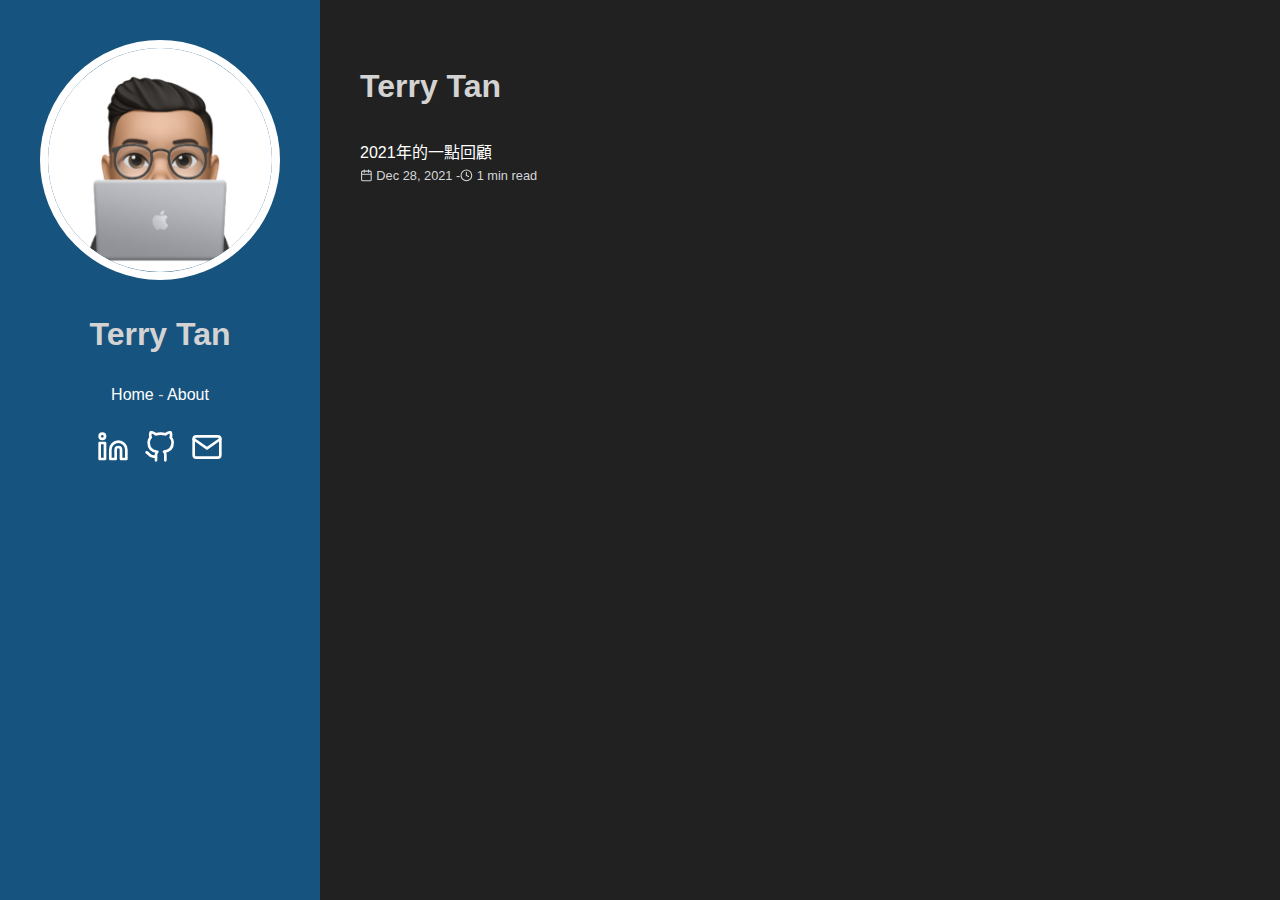
<file: index.html>
<!doctype html><html lang=zh-tw>
<head>
<title>Terry Tan</title>
<link rel="shortcut icon" href=/favicon.ico>
<meta charset=utf-8>
<meta name=generator content="Hugo 0.91.2">
<meta name=viewport content="width=device-width,initial-scale=1">
<meta name=author content="Terry TAN">
<meta name=description content=" ">
<link rel=stylesheet href=https://tanterry.github.io/css/main.min.89565803115dc2bc18e85c705f961a45fde1961778d1e764bce6adf864959dbe.css>
<meta name=twitter:card content="summary">
<meta name=twitter:title content="Terry Tan">
<meta name=twitter:description content=" ">
<meta property="og:title" content="Terry Tan">
<meta property="og:description" content=" ">
<meta property="og:type" content="website">
<meta property="og:url" content="https://tanterry.github.io/">
</head>
<body>
<header class=app-header>
<a href=https://tanterry.github.io><img class=app-header-avatar src=/images/profile-memoji.png alt="Terry TAN"></a>
<h1>Terry Tan</h1>
<nav class=app-header-menu>
<a class=app-header-menu-item href=/>Home</a>
-
<a class=app-header-menu-item href=/about/>About</a>
</nav>
<p> </p>
<div class=app-header-social>
<a href=https://www.linkedin.com/in/tanchingwenterry target=_blank rel="noreferrer noopener"><svg xmlns="http://www.w3.org/2000/svg" width="24" height="24" viewBox="0 0 24 24" fill="none" stroke="currentcolor" stroke-width="2" stroke-linecap="round" stroke-linejoin="round" class="icon icon-linkedin"><title>linkedin</title><path d="M16 8a6 6 0 016 6v7h-4v-7a2 2 0 00-2-2 2 2 0 00-2 2v7h-4v-7a6 6 0 016-6z"/><rect x="2" y="9" width="4" height="12"/><circle cx="4" cy="4" r="2"/></svg>
</a>
<a href=https://github.com/tanterry target=_blank rel="noreferrer noopener"><svg xmlns="http://www.w3.org/2000/svg" width="24" height="24" viewBox="0 0 24 24" fill="none" stroke="currentcolor" stroke-width="2" stroke-linecap="round" stroke-linejoin="round" class="icon icon-github"><title>github</title><path d="M9 19c-5 1.5-5-2.5-7-3m14 6v-3.87a3.37 3.37.0 00-.94-2.61c3.14-.35 6.44-1.54 6.44-7A5.44 5.44.0 0020 4.77 5.07 5.07.0 0019.91 1S18.73.65 16 2.48a13.38 13.38.0 00-7 0C6.27.65 5.09 1 5.09 1A5.07 5.07.0 005 4.77 5.44 5.44.0 003.5 8.55c0 5.42 3.3 6.61 6.44 7A3.37 3.37.0 009 18.13V22"/></svg>
</a>
<a href=mailto:tanterrydev@gmail.com target=_blank rel="noreferrer noopener"><svg xmlns="http://www.w3.org/2000/svg" width="24" height="24" viewBox="0 0 24 24" fill="none" stroke="currentcolor" stroke-width="2" stroke-linecap="round" stroke-linejoin="round" class="icon icon-mail"><title>mail</title><path d="M4 4h16c1.1.0 2 .9 2 2v12c0 1.1-.9 2-2 2H4c-1.1.0-2-.9-2-2V6c0-1.1.9-2 2-2z"/><polyline points="22,6 12,13 2,6"/></svg>
</a>
</div>
</header>
<main class=app-container>
<article>
<h1>Terry Tan</h1>
<ul class=posts-list>
<li class=posts-list-item>
<a class=posts-list-item-title href=https://tanterry.github.io/posts/2021/12/2021-conclusion/>2021年的一點回顧</a>
<span class=posts-list-item-description><svg xmlns="http://www.w3.org/2000/svg" width="24" height="24" viewBox="0 0 24 24" fill="none" stroke="currentcolor" stroke-width="2" stroke-linecap="round" stroke-linejoin="round" class="icon icon-calendar"><title>calendar</title><rect x="3" y="4" width="18" height="18" rx="2" ry="2"/><line x1="16" y1="2" x2="16" y2="6"/><line x1="8" y1="2" x2="8" y2="6"/><line x1="3" y1="10" x2="21" y2="10"/></svg>
Dec 28, 2021
-<svg xmlns="http://www.w3.org/2000/svg" width="24" height="24" viewBox="0 0 24 24" fill="none" stroke="currentcolor" stroke-width="2" stroke-linecap="round" stroke-linejoin="round" class="icon icon-clock"><title>clock</title><circle cx="12" cy="12" r="10"/><polyline points="12 6 12 12 16 14"/></svg>
1 min read
</span>
</li>
</ul>
</article>
</main>
</body>
</html>
</file>
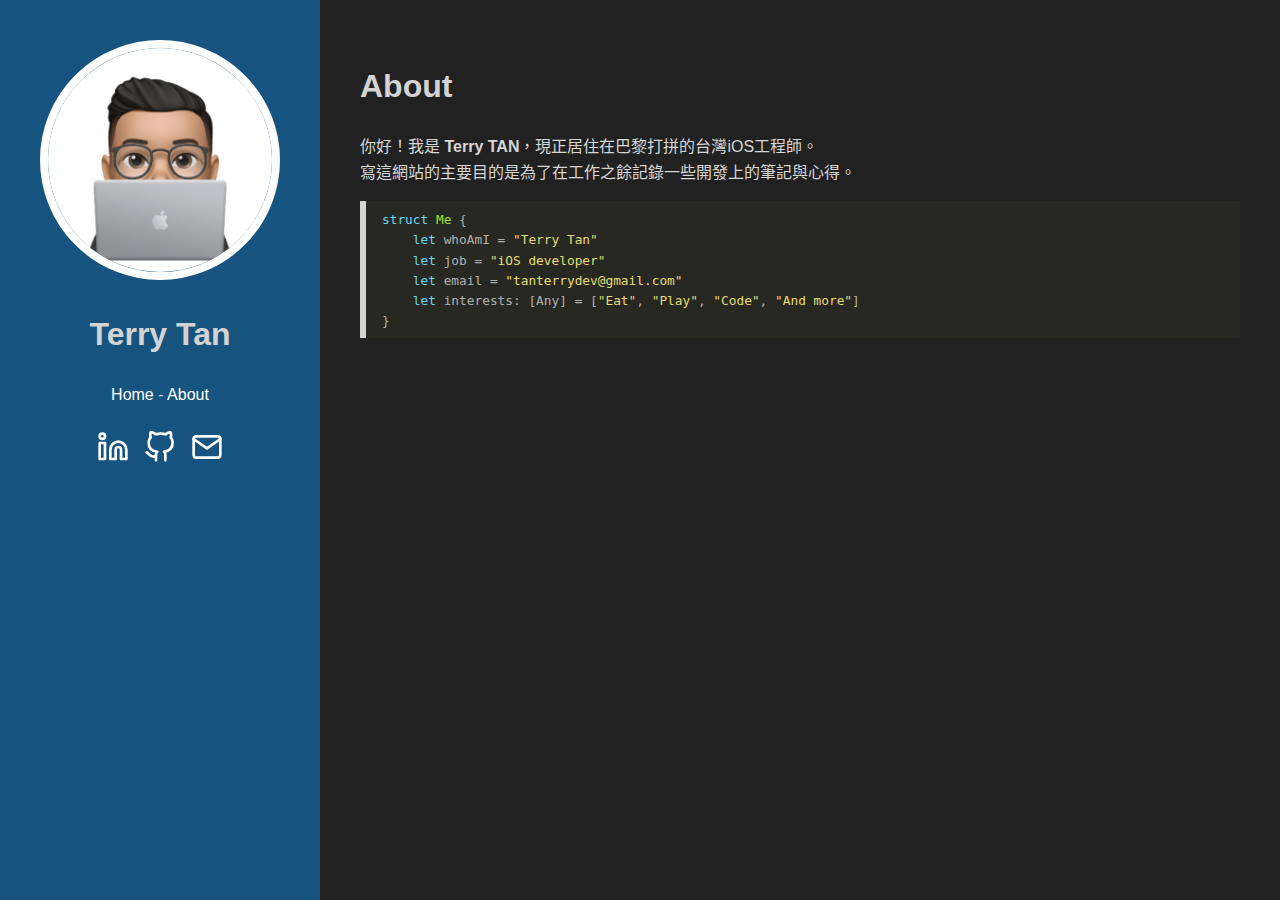
<file: about/index.html>
<!doctype html><html lang=zh-tw>
<head>
<title>About // Terry Tan</title>
<link rel="shortcut icon" href=/favicon.ico>
<meta charset=utf-8>
<meta name=generator content="Hugo 0.91.2">
<meta name=viewport content="width=device-width,initial-scale=1">
<meta name=author content="Terry TAN">
<meta name=description content>
<link rel=stylesheet href=https://tanterry.github.io/css/main.min.89565803115dc2bc18e85c705f961a45fde1961778d1e764bce6adf864959dbe.css>
<meta name=twitter:card content="summary">
<meta name=twitter:title content="About">
<meta name=twitter:description content="你好！我是 Terry TAN，現正居住在巴黎打拼的台灣iOS工程師。
寫這網站的主要目的是為了在工作之餘記錄一些開發上的筆記與心得。
struct Me { let whoAmI = &#34;Terry Tan&#34; let job = &#34;iOS developer&#34; let email = &#34;tanterrydev@gmail.">
<meta property="og:title" content="About">
<meta property="og:description" content="你好！我是 Terry TAN，現正居住在巴黎打拼的台灣iOS工程師。
寫這網站的主要目的是為了在工作之餘記錄一些開發上的筆記與心得。
struct Me { let whoAmI = &#34;Terry Tan&#34; let job = &#34;iOS developer&#34; let email = &#34;tanterrydev@gmail.">
<meta property="og:type" content="article">
<meta property="og:url" content="https://tanterry.github.io/about/"><meta property="article:section" content>
<meta property="article:published_time" content="2021-06-17T23:37:35+02:00">
<meta property="article:modified_time" content="2021-06-17T23:37:35+02:00">
</head>
<body>
<header class=app-header>
<a href=https://tanterry.github.io><img class=app-header-avatar src=/images/profile-memoji.png alt="Terry TAN"></a>
<h1>Terry Tan</h1>
<nav class=app-header-menu>
<a class=app-header-menu-item href=/>Home</a>
-
<a class=app-header-menu-item href=/about/>About</a>
</nav>
<p> </p>
<div class=app-header-social>
<a href=https://www.linkedin.com/in/tanchingwenterry target=_blank rel="noreferrer noopener"><svg xmlns="http://www.w3.org/2000/svg" width="24" height="24" viewBox="0 0 24 24" fill="none" stroke="currentcolor" stroke-width="2" stroke-linecap="round" stroke-linejoin="round" class="icon icon-linkedin"><title>linkedin</title><path d="M16 8a6 6 0 016 6v7h-4v-7a2 2 0 00-2-2 2 2 0 00-2 2v7h-4v-7a6 6 0 016-6z"/><rect x="2" y="9" width="4" height="12"/><circle cx="4" cy="4" r="2"/></svg>
</a>
<a href=https://github.com/tanterry target=_blank rel="noreferrer noopener"><svg xmlns="http://www.w3.org/2000/svg" width="24" height="24" viewBox="0 0 24 24" fill="none" stroke="currentcolor" stroke-width="2" stroke-linecap="round" stroke-linejoin="round" class="icon icon-github"><title>github</title><path d="M9 19c-5 1.5-5-2.5-7-3m14 6v-3.87a3.37 3.37.0 00-.94-2.61c3.14-.35 6.44-1.54 6.44-7A5.44 5.44.0 0020 4.77 5.07 5.07.0 0019.91 1S18.73.65 16 2.48a13.38 13.38.0 00-7 0C6.27.65 5.09 1 5.09 1A5.07 5.07.0 005 4.77 5.44 5.44.0 003.5 8.55c0 5.42 3.3 6.61 6.44 7A3.37 3.37.0 009 18.13V22"/></svg>
</a>
<a href=mailto:tanterrydev@gmail.com target=_blank rel="noreferrer noopener"><svg xmlns="http://www.w3.org/2000/svg" width="24" height="24" viewBox="0 0 24 24" fill="none" stroke="currentcolor" stroke-width="2" stroke-linecap="round" stroke-linejoin="round" class="icon icon-mail"><title>mail</title><path d="M4 4h16c1.1.0 2 .9 2 2v12c0 1.1-.9 2-2 2H4c-1.1.0-2-.9-2-2V6c0-1.1.9-2 2-2z"/><polyline points="22,6 12,13 2,6"/></svg>
</a>
</div>
</header>
<main class=app-container>
<article class=post>
<header class=post-header>
<h1 class=post-title>About</h1>
</header>
<div class=post-content>
<p>你好！我是 <strong>Terry TAN</strong>，現正居住在巴黎打拼的台灣iOS工程師。<br>
寫這網站的主要目的是為了在工作之餘記錄一些開發上的筆記與心得。</p>
<div class=highlight><pre tabindex=0 style=color:#f8f8f2;background-color:#272822;-moz-tab-size:4;-o-tab-size:4;tab-size:4><code class=language-swift data-lang=swift><span style=color:#66d9ef>struct</span> <span style=color:#a6e22e>Me</span> {
    <span style=color:#66d9ef>let</span> whoAmI = <span style=color:#e6db74>&#34;Terry Tan&#34;</span>
    <span style=color:#66d9ef>let</span> job = <span style=color:#e6db74>&#34;iOS developer&#34;</span>
    <span style=color:#66d9ef>let</span> email = <span style=color:#e6db74>&#34;tanterrydev@gmail.com&#34;</span>
    <span style=color:#66d9ef>let</span> interests: [Any] = [<span style=color:#e6db74>&#34;Eat&#34;</span>, <span style=color:#e6db74>&#34;Play&#34;</span>, <span style=color:#e6db74>&#34;Code&#34;</span>, <span style=color:#e6db74>&#34;And more&#34;</span>]
}
</code></pre></div>
</div>
<div class=post-footer>
</div>
</article>
</main>
</body>
</html>
</file>
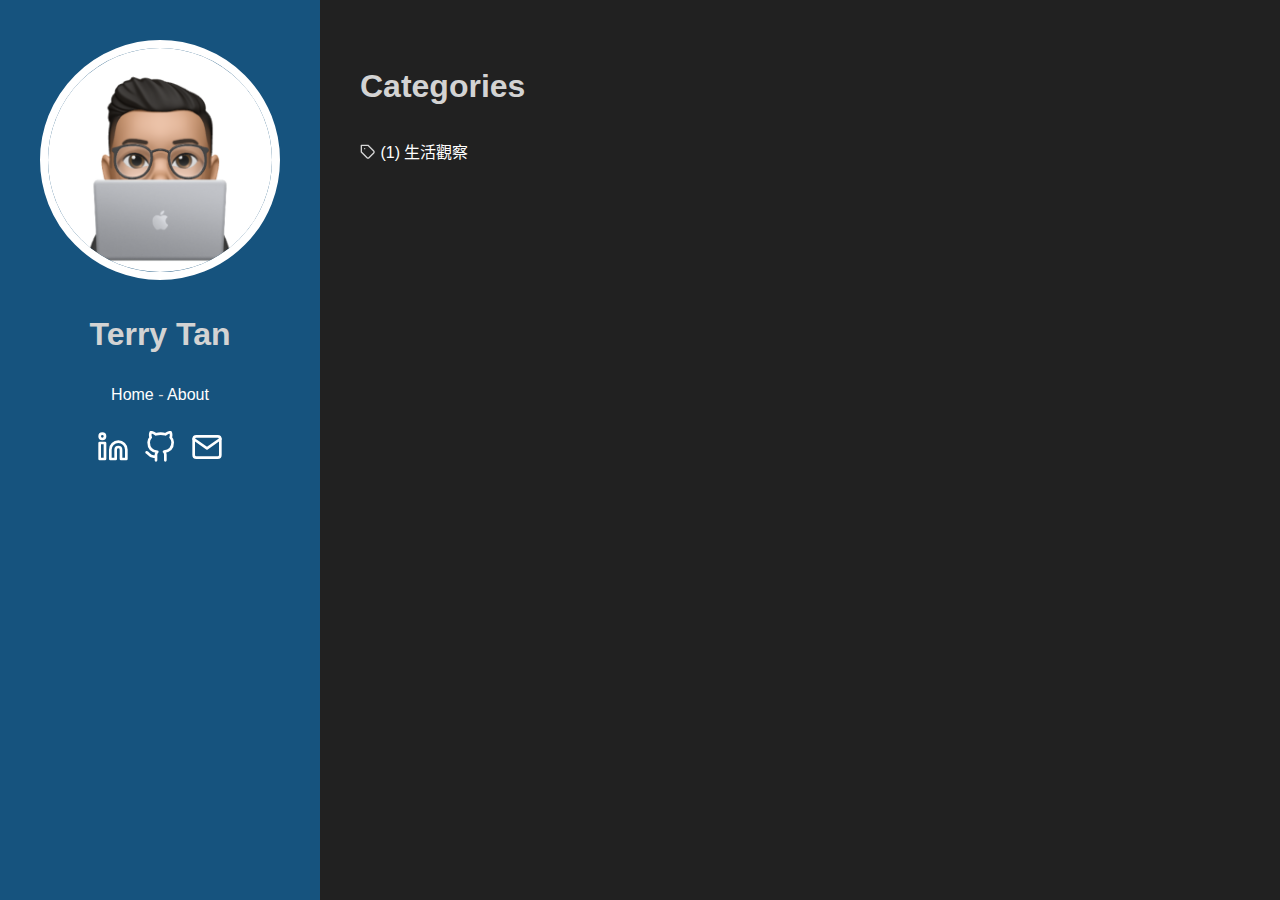
<file: categories/index.html>
<!doctype html><html lang=zh-tw>
<head>
<title>Categories // Terry Tan</title>
<link rel="shortcut icon" href=/favicon.ico>
<meta charset=utf-8>
<meta name=generator content="Hugo 0.91.2">
<meta name=viewport content="width=device-width,initial-scale=1">
<meta name=author content="Terry TAN">
<meta name=description content>
<link rel=stylesheet href=https://tanterry.github.io/css/main.min.89565803115dc2bc18e85c705f961a45fde1961778d1e764bce6adf864959dbe.css>
<meta name=twitter:card content="summary">
<meta name=twitter:title content="Categories">
<meta name=twitter:description content=" ">
<meta property="og:title" content="Categories">
<meta property="og:description" content=" ">
<meta property="og:type" content="website">
<meta property="og:url" content="https://tanterry.github.io/categories/">
</head>
<body>
<header class=app-header>
<a href=https://tanterry.github.io><img class=app-header-avatar src=/images/profile-memoji.png alt="Terry TAN"></a>
<h1>Terry Tan</h1>
<nav class=app-header-menu>
<a class=app-header-menu-item href=/>Home</a>
-
<a class=app-header-menu-item href=/about/>About</a>
</nav>
<p> </p>
<div class=app-header-social>
<a href=https://www.linkedin.com/in/tanchingwenterry target=_blank rel="noreferrer noopener"><svg xmlns="http://www.w3.org/2000/svg" width="24" height="24" viewBox="0 0 24 24" fill="none" stroke="currentcolor" stroke-width="2" stroke-linecap="round" stroke-linejoin="round" class="icon icon-linkedin"><title>linkedin</title><path d="M16 8a6 6 0 016 6v7h-4v-7a2 2 0 00-2-2 2 2 0 00-2 2v7h-4v-7a6 6 0 016-6z"/><rect x="2" y="9" width="4" height="12"/><circle cx="4" cy="4" r="2"/></svg>
</a>
<a href=https://github.com/tanterry target=_blank rel="noreferrer noopener"><svg xmlns="http://www.w3.org/2000/svg" width="24" height="24" viewBox="0 0 24 24" fill="none" stroke="currentcolor" stroke-width="2" stroke-linecap="round" stroke-linejoin="round" class="icon icon-github"><title>github</title><path d="M9 19c-5 1.5-5-2.5-7-3m14 6v-3.87a3.37 3.37.0 00-.94-2.61c3.14-.35 6.44-1.54 6.44-7A5.44 5.44.0 0020 4.77 5.07 5.07.0 0019.91 1S18.73.65 16 2.48a13.38 13.38.0 00-7 0C6.27.65 5.09 1 5.09 1A5.07 5.07.0 005 4.77 5.44 5.44.0 003.5 8.55c0 5.42 3.3 6.61 6.44 7A3.37 3.37.0 009 18.13V22"/></svg>
</a>
<a href=mailto:tanterrydev@gmail.com target=_blank rel="noreferrer noopener"><svg xmlns="http://www.w3.org/2000/svg" width="24" height="24" viewBox="0 0 24 24" fill="none" stroke="currentcolor" stroke-width="2" stroke-linecap="round" stroke-linejoin="round" class="icon icon-mail"><title>mail</title><path d="M4 4h16c1.1.0 2 .9 2 2v12c0 1.1-.9 2-2 2H4c-1.1.0-2-.9-2-2V6c0-1.1.9-2 2-2z"/><polyline points="22,6 12,13 2,6"/></svg>
</a>
</div>
</header>
<main class=app-container>
<article>
<h1>Categories</h1>
<ul class=tags-list>
<li class=tags-list-item><svg xmlns="http://www.w3.org/2000/svg" width="24" height="24" viewBox="0 0 24 24" fill="none" stroke="currentcolor" stroke-width="2" stroke-linecap="round" stroke-linejoin="round" class="icon icon-tag"><title>tag</title><path d="M20.59 13.41l-7.17 7.17a2 2 0 01-2.83.0L2 12V2h10l8.59 8.59a2 2 0 010 2.82z"/><line x1="7" y1="7" x2="7.01" y2="7"/></svg>
<a class=tags-list-item-title href=https://tanterry.github.io/categories/%E7%94%9F%E6%B4%BB%E8%A7%80%E5%AF%9F/>
(1)
生活觀察
</a>
</li>
</ul>
</article>
</main>
</body>
</html>
</file>
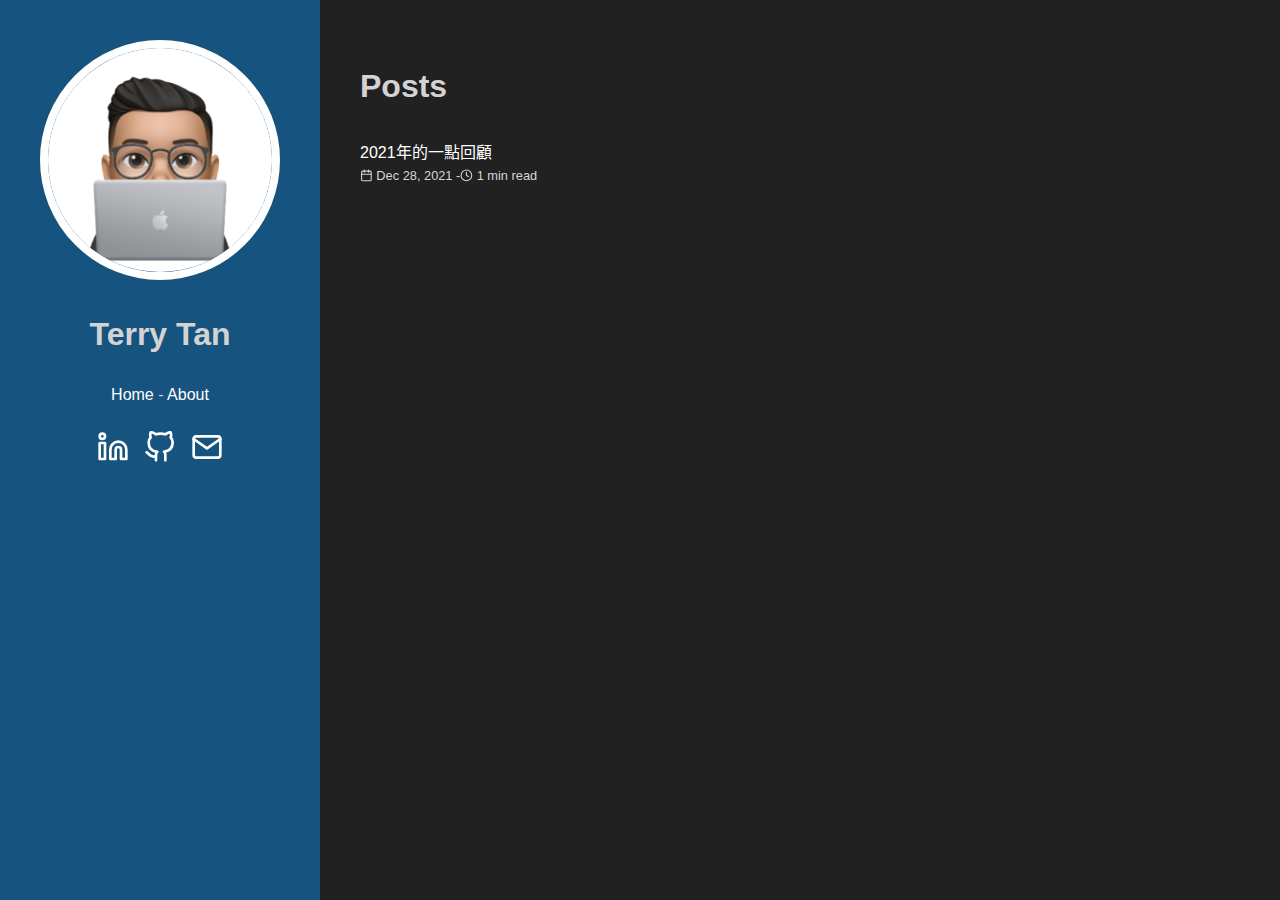
<file: posts/index.html>
<!doctype html><html lang=zh-tw>
<head>
<title>Posts // Terry Tan</title>
<link rel="shortcut icon" href=/favicon.ico>
<meta charset=utf-8>
<meta name=generator content="Hugo 0.91.2">
<meta name=viewport content="width=device-width,initial-scale=1">
<meta name=author content="Terry TAN">
<meta name=description content>
<link rel=stylesheet href=https://tanterry.github.io/css/main.min.89565803115dc2bc18e85c705f961a45fde1961778d1e764bce6adf864959dbe.css>
<meta name=twitter:card content="summary">
<meta name=twitter:title content="Posts">
<meta name=twitter:description content=" ">
<meta property="og:title" content="Posts">
<meta property="og:description" content=" ">
<meta property="og:type" content="website">
<meta property="og:url" content="https://tanterry.github.io/posts/">
</head>
<body>
<header class=app-header>
<a href=https://tanterry.github.io><img class=app-header-avatar src=/images/profile-memoji.png alt="Terry TAN"></a>
<h1>Terry Tan</h1>
<nav class=app-header-menu>
<a class=app-header-menu-item href=/>Home</a>
-
<a class=app-header-menu-item href=/about/>About</a>
</nav>
<p> </p>
<div class=app-header-social>
<a href=https://www.linkedin.com/in/tanchingwenterry target=_blank rel="noreferrer noopener"><svg xmlns="http://www.w3.org/2000/svg" width="24" height="24" viewBox="0 0 24 24" fill="none" stroke="currentcolor" stroke-width="2" stroke-linecap="round" stroke-linejoin="round" class="icon icon-linkedin"><title>linkedin</title><path d="M16 8a6 6 0 016 6v7h-4v-7a2 2 0 00-2-2 2 2 0 00-2 2v7h-4v-7a6 6 0 016-6z"/><rect x="2" y="9" width="4" height="12"/><circle cx="4" cy="4" r="2"/></svg>
</a>
<a href=https://github.com/tanterry target=_blank rel="noreferrer noopener"><svg xmlns="http://www.w3.org/2000/svg" width="24" height="24" viewBox="0 0 24 24" fill="none" stroke="currentcolor" stroke-width="2" stroke-linecap="round" stroke-linejoin="round" class="icon icon-github"><title>github</title><path d="M9 19c-5 1.5-5-2.5-7-3m14 6v-3.87a3.37 3.37.0 00-.94-2.61c3.14-.35 6.44-1.54 6.44-7A5.44 5.44.0 0020 4.77 5.07 5.07.0 0019.91 1S18.73.65 16 2.48a13.38 13.38.0 00-7 0C6.27.65 5.09 1 5.09 1A5.07 5.07.0 005 4.77 5.44 5.44.0 003.5 8.55c0 5.42 3.3 6.61 6.44 7A3.37 3.37.0 009 18.13V22"/></svg>
</a>
<a href=mailto:tanterrydev@gmail.com target=_blank rel="noreferrer noopener"><svg xmlns="http://www.w3.org/2000/svg" width="24" height="24" viewBox="0 0 24 24" fill="none" stroke="currentcolor" stroke-width="2" stroke-linecap="round" stroke-linejoin="round" class="icon icon-mail"><title>mail</title><path d="M4 4h16c1.1.0 2 .9 2 2v12c0 1.1-.9 2-2 2H4c-1.1.0-2-.9-2-2V6c0-1.1.9-2 2-2z"/><polyline points="22,6 12,13 2,6"/></svg>
</a>
</div>
</header>
<main class=app-container>
<article>
<h1>Posts</h1>
<ul class=posts-list>
<li class=posts-list-item>
<a class=posts-list-item-title href=https://tanterry.github.io/posts/2021/12/2021-conclusion/>2021年的一點回顧</a>
<span class=posts-list-item-description><svg xmlns="http://www.w3.org/2000/svg" width="24" height="24" viewBox="0 0 24 24" fill="none" stroke="currentcolor" stroke-width="2" stroke-linecap="round" stroke-linejoin="round" class="icon icon-calendar"><title>calendar</title><rect x="3" y="4" width="18" height="18" rx="2" ry="2"/><line x1="16" y1="2" x2="16" y2="6"/><line x1="8" y1="2" x2="8" y2="6"/><line x1="3" y1="10" x2="21" y2="10"/></svg>
Dec 28, 2021
-<svg xmlns="http://www.w3.org/2000/svg" width="24" height="24" viewBox="0 0 24 24" fill="none" stroke="currentcolor" stroke-width="2" stroke-linecap="round" stroke-linejoin="round" class="icon icon-clock"><title>clock</title><circle cx="12" cy="12" r="10"/><polyline points="12 6 12 12 16 14"/></svg>
1 min read
</span>
</li>
</ul>
</article>
</main>
</body>
</html>
</file>
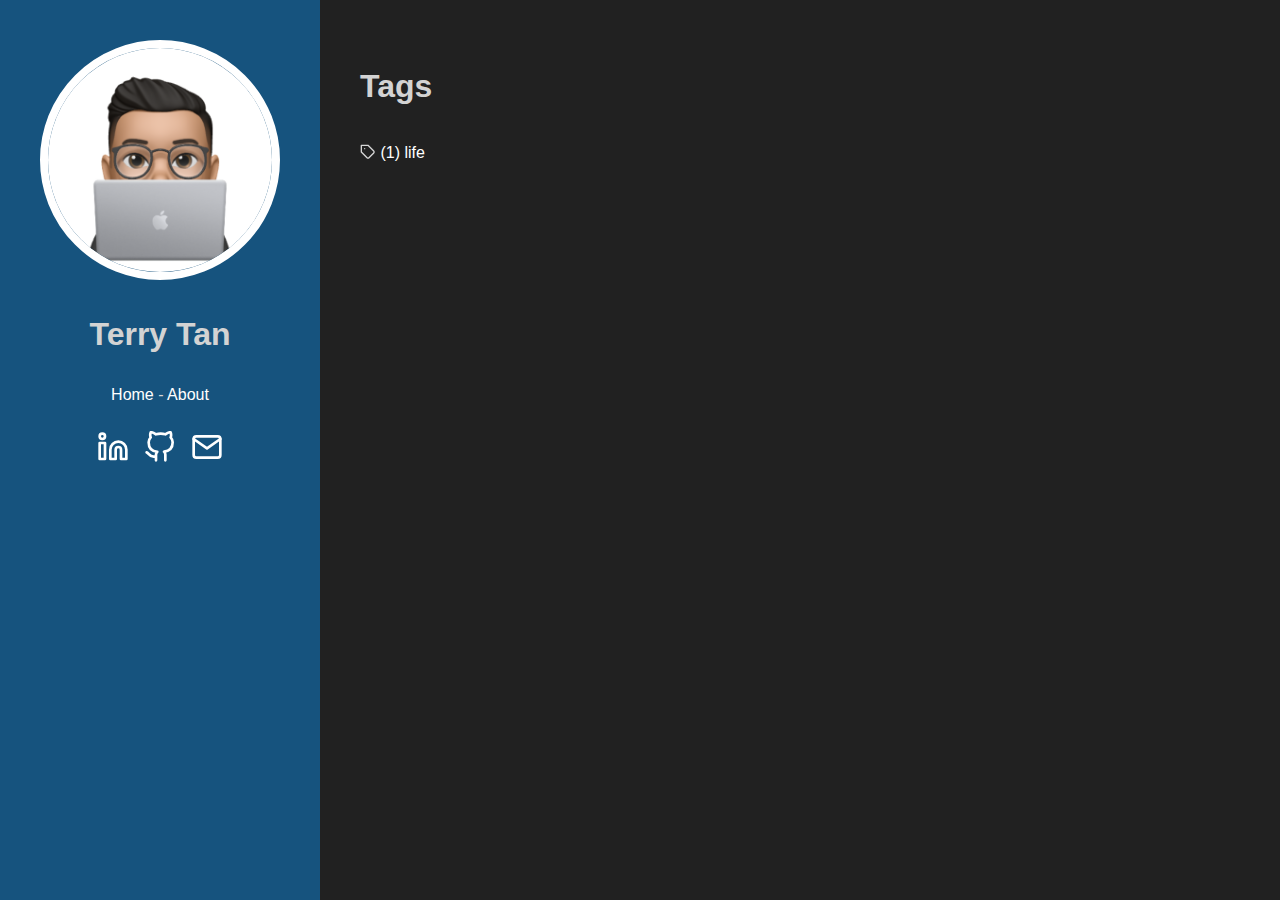
<file: tags/index.html>
<!doctype html><html lang=zh-tw>
<head>
<title>Tags // Terry Tan</title>
<link rel="shortcut icon" href=/favicon.ico>
<meta charset=utf-8>
<meta name=generator content="Hugo 0.91.2">
<meta name=viewport content="width=device-width,initial-scale=1">
<meta name=author content="Terry TAN">
<meta name=description content>
<link rel=stylesheet href=https://tanterry.github.io/css/main.min.89565803115dc2bc18e85c705f961a45fde1961778d1e764bce6adf864959dbe.css>
<meta name=twitter:card content="summary">
<meta name=twitter:title content="Tags">
<meta name=twitter:description content=" ">
<meta property="og:title" content="Tags">
<meta property="og:description" content=" ">
<meta property="og:type" content="website">
<meta property="og:url" content="https://tanterry.github.io/tags/">
</head>
<body>
<header class=app-header>
<a href=https://tanterry.github.io><img class=app-header-avatar src=/images/profile-memoji.png alt="Terry TAN"></a>
<h1>Terry Tan</h1>
<nav class=app-header-menu>
<a class=app-header-menu-item href=/>Home</a>
-
<a class=app-header-menu-item href=/about/>About</a>
</nav>
<p> </p>
<div class=app-header-social>
<a href=https://www.linkedin.com/in/tanchingwenterry target=_blank rel="noreferrer noopener"><svg xmlns="http://www.w3.org/2000/svg" width="24" height="24" viewBox="0 0 24 24" fill="none" stroke="currentcolor" stroke-width="2" stroke-linecap="round" stroke-linejoin="round" class="icon icon-linkedin"><title>linkedin</title><path d="M16 8a6 6 0 016 6v7h-4v-7a2 2 0 00-2-2 2 2 0 00-2 2v7h-4v-7a6 6 0 016-6z"/><rect x="2" y="9" width="4" height="12"/><circle cx="4" cy="4" r="2"/></svg>
</a>
<a href=https://github.com/tanterry target=_blank rel="noreferrer noopener"><svg xmlns="http://www.w3.org/2000/svg" width="24" height="24" viewBox="0 0 24 24" fill="none" stroke="currentcolor" stroke-width="2" stroke-linecap="round" stroke-linejoin="round" class="icon icon-github"><title>github</title><path d="M9 19c-5 1.5-5-2.5-7-3m14 6v-3.87a3.37 3.37.0 00-.94-2.61c3.14-.35 6.44-1.54 6.44-7A5.44 5.44.0 0020 4.77 5.07 5.07.0 0019.91 1S18.73.65 16 2.48a13.38 13.38.0 00-7 0C6.27.65 5.09 1 5.09 1A5.07 5.07.0 005 4.77 5.44 5.44.0 003.5 8.55c0 5.42 3.3 6.61 6.44 7A3.37 3.37.0 009 18.13V22"/></svg>
</a>
<a href=mailto:tanterrydev@gmail.com target=_blank rel="noreferrer noopener"><svg xmlns="http://www.w3.org/2000/svg" width="24" height="24" viewBox="0 0 24 24" fill="none" stroke="currentcolor" stroke-width="2" stroke-linecap="round" stroke-linejoin="round" class="icon icon-mail"><title>mail</title><path d="M4 4h16c1.1.0 2 .9 2 2v12c0 1.1-.9 2-2 2H4c-1.1.0-2-.9-2-2V6c0-1.1.9-2 2-2z"/><polyline points="22,6 12,13 2,6"/></svg>
</a>
</div>
</header>
<main class=app-container>
<article>
<h1>Tags</h1>
<ul class=tags-list>
<li class=tags-list-item><svg xmlns="http://www.w3.org/2000/svg" width="24" height="24" viewBox="0 0 24 24" fill="none" stroke="currentcolor" stroke-width="2" stroke-linecap="round" stroke-linejoin="round" class="icon icon-tag"><title>tag</title><path d="M20.59 13.41l-7.17 7.17a2 2 0 01-2.83.0L2 12V2h10l8.59 8.59a2 2 0 010 2.82z"/><line x1="7" y1="7" x2="7.01" y2="7"/></svg>
<a class=tags-list-item-title href=https://tanterry.github.io/tags/life/>
(1)
life
</a>
</li>
</ul>
</article>
</main>
</body>
</html>
</file>
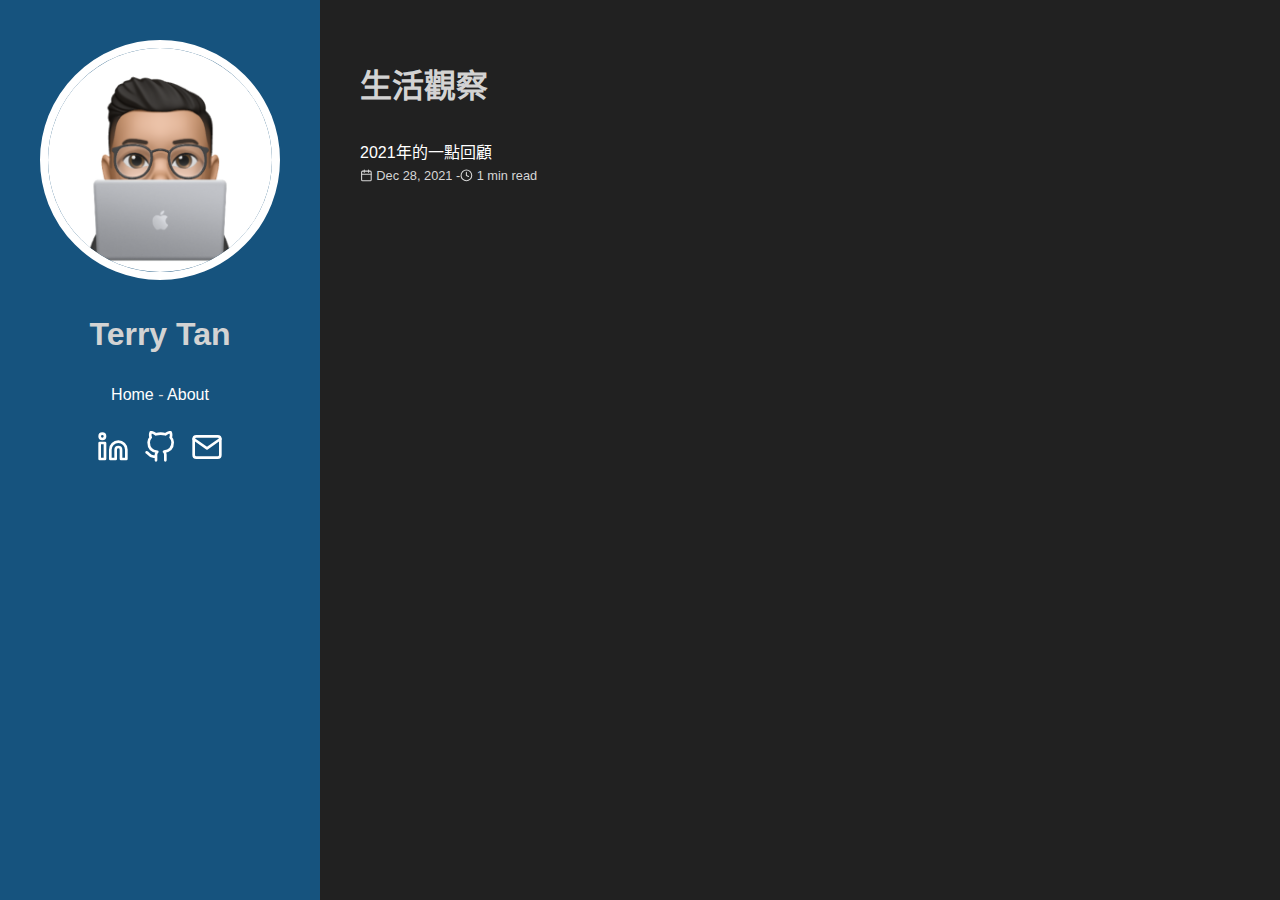
<file: categories/生活觀察/index.html>
<!doctype html><html lang=zh-tw>
<head>
<title>生活觀察 // Terry Tan</title>
<link rel="shortcut icon" href=/favicon.ico>
<meta charset=utf-8>
<meta name=generator content="Hugo 0.91.2">
<meta name=viewport content="width=device-width,initial-scale=1">
<meta name=author content="Terry TAN">
<meta name=description content>
<link rel=stylesheet href=https://tanterry.github.io/css/main.min.89565803115dc2bc18e85c705f961a45fde1961778d1e764bce6adf864959dbe.css>
<meta name=twitter:card content="summary">
<meta name=twitter:title content="生活觀察">
<meta name=twitter:description content=" ">
<meta property="og:title" content="生活觀察">
<meta property="og:description" content=" ">
<meta property="og:type" content="website">
<meta property="og:url" content="https://tanterry.github.io/categories/%E7%94%9F%E6%B4%BB%E8%A7%80%E5%AF%9F/">
</head>
<body>
<header class=app-header>
<a href=https://tanterry.github.io><img class=app-header-avatar src=/images/profile-memoji.png alt="Terry TAN"></a>
<h1>Terry Tan</h1>
<nav class=app-header-menu>
<a class=app-header-menu-item href=/>Home</a>
-
<a class=app-header-menu-item href=/about/>About</a>
</nav>
<p> </p>
<div class=app-header-social>
<a href=https://www.linkedin.com/in/tanchingwenterry target=_blank rel="noreferrer noopener"><svg xmlns="http://www.w3.org/2000/svg" width="24" height="24" viewBox="0 0 24 24" fill="none" stroke="currentcolor" stroke-width="2" stroke-linecap="round" stroke-linejoin="round" class="icon icon-linkedin"><title>linkedin</title><path d="M16 8a6 6 0 016 6v7h-4v-7a2 2 0 00-2-2 2 2 0 00-2 2v7h-4v-7a6 6 0 016-6z"/><rect x="2" y="9" width="4" height="12"/><circle cx="4" cy="4" r="2"/></svg>
</a>
<a href=https://github.com/tanterry target=_blank rel="noreferrer noopener"><svg xmlns="http://www.w3.org/2000/svg" width="24" height="24" viewBox="0 0 24 24" fill="none" stroke="currentcolor" stroke-width="2" stroke-linecap="round" stroke-linejoin="round" class="icon icon-github"><title>github</title><path d="M9 19c-5 1.5-5-2.5-7-3m14 6v-3.87a3.37 3.37.0 00-.94-2.61c3.14-.35 6.44-1.54 6.44-7A5.44 5.44.0 0020 4.77 5.07 5.07.0 0019.91 1S18.73.65 16 2.48a13.38 13.38.0 00-7 0C6.27.65 5.09 1 5.09 1A5.07 5.07.0 005 4.77 5.44 5.44.0 003.5 8.55c0 5.42 3.3 6.61 6.44 7A3.37 3.37.0 009 18.13V22"/></svg>
</a>
<a href=mailto:tanterrydev@gmail.com target=_blank rel="noreferrer noopener"><svg xmlns="http://www.w3.org/2000/svg" width="24" height="24" viewBox="0 0 24 24" fill="none" stroke="currentcolor" stroke-width="2" stroke-linecap="round" stroke-linejoin="round" class="icon icon-mail"><title>mail</title><path d="M4 4h16c1.1.0 2 .9 2 2v12c0 1.1-.9 2-2 2H4c-1.1.0-2-.9-2-2V6c0-1.1.9-2 2-2z"/><polyline points="22,6 12,13 2,6"/></svg>
</a>
</div>
</header>
<main class=app-container>
<article>
<h1>生活觀察</h1>
<ul class=posts-list>
<li class=posts-list-item>
<a class=posts-list-item-title href=https://tanterry.github.io/posts/2021/12/2021-conclusion/>2021年的一點回顧</a>
<span class=posts-list-item-description><svg xmlns="http://www.w3.org/2000/svg" width="24" height="24" viewBox="0 0 24 24" fill="none" stroke="currentcolor" stroke-width="2" stroke-linecap="round" stroke-linejoin="round" class="icon icon-calendar"><title>calendar</title><rect x="3" y="4" width="18" height="18" rx="2" ry="2"/><line x1="16" y1="2" x2="16" y2="6"/><line x1="8" y1="2" x2="8" y2="6"/><line x1="3" y1="10" x2="21" y2="10"/></svg>
Dec 28, 2021
-<svg xmlns="http://www.w3.org/2000/svg" width="24" height="24" viewBox="0 0 24 24" fill="none" stroke="currentcolor" stroke-width="2" stroke-linecap="round" stroke-linejoin="round" class="icon icon-clock"><title>clock</title><circle cx="12" cy="12" r="10"/><polyline points="12 6 12 12 16 14"/></svg>
1 min read
</span>
</li>
</ul>
</article>
</main>
</body>
</html>
</file>
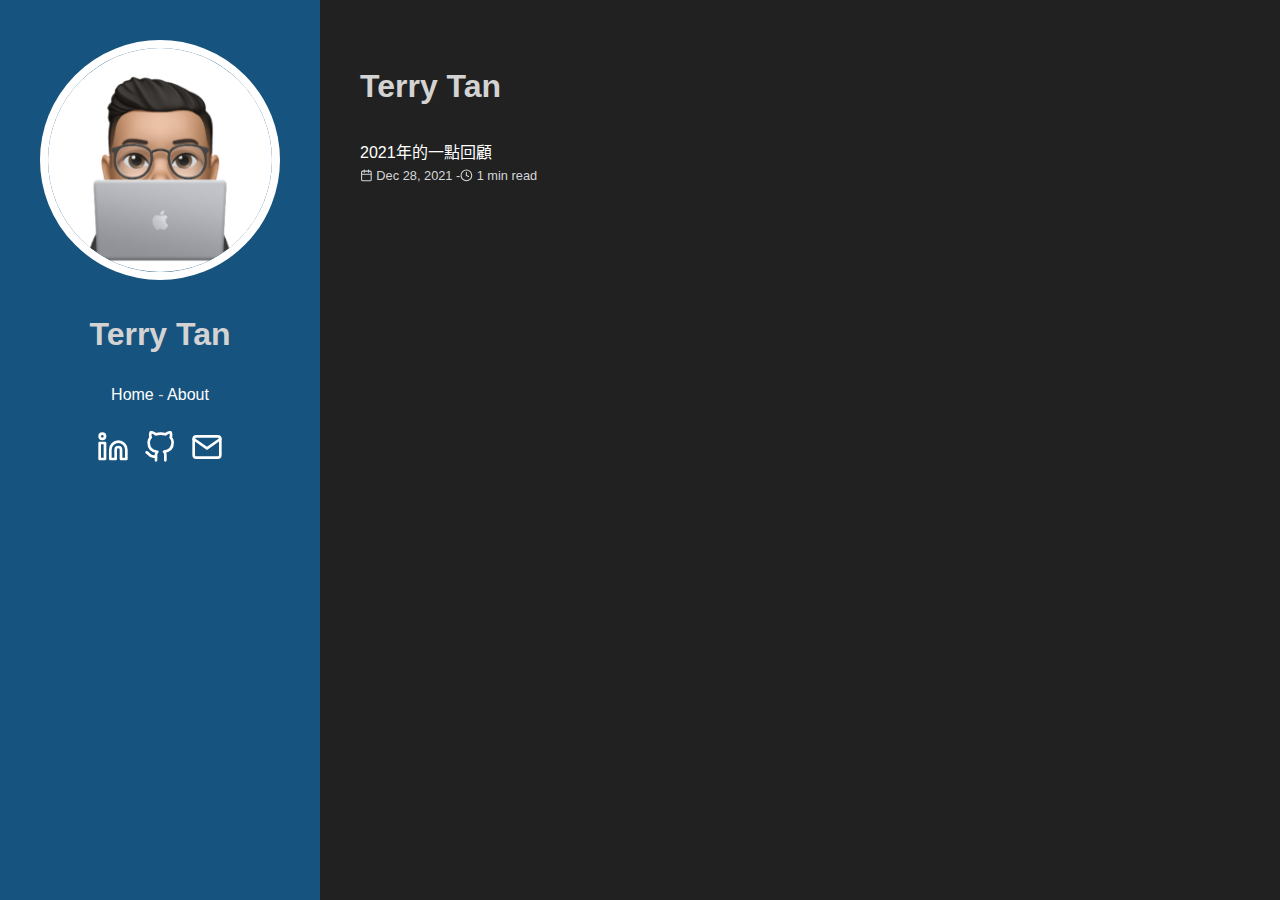
<file: page/1/index.html>
<!doctype html><html><head><title>https://tanterry.github.io/</title><link rel=canonical href=https://tanterry.github.io/><meta name=robots content="noindex"><meta charset=utf-8><meta http-equiv=refresh content="0; url=https://tanterry.github.io/"></head></html>
</file>
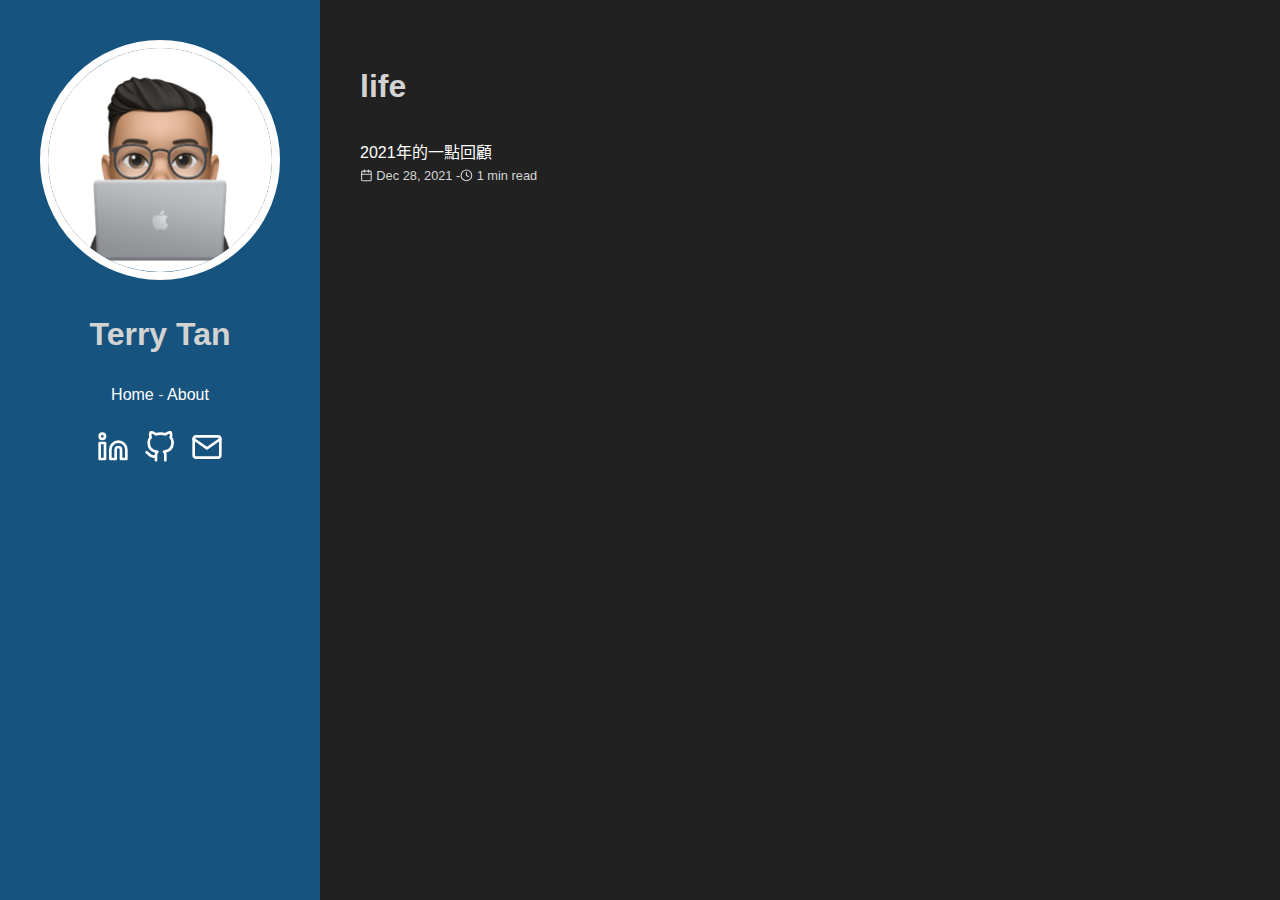
<file: tags/life/index.html>
<!doctype html><html lang=zh-tw>
<head>
<title>life // Terry Tan</title>
<link rel="shortcut icon" href=/favicon.ico>
<meta charset=utf-8>
<meta name=generator content="Hugo 0.91.2">
<meta name=viewport content="width=device-width,initial-scale=1">
<meta name=author content="Terry TAN">
<meta name=description content>
<link rel=stylesheet href=https://tanterry.github.io/css/main.min.89565803115dc2bc18e85c705f961a45fde1961778d1e764bce6adf864959dbe.css>
<meta name=twitter:card content="summary">
<meta name=twitter:title content="life">
<meta name=twitter:description content=" ">
<meta property="og:title" content="life">
<meta property="og:description" content=" ">
<meta property="og:type" content="website">
<meta property="og:url" content="https://tanterry.github.io/tags/life/">
</head>
<body>
<header class=app-header>
<a href=https://tanterry.github.io><img class=app-header-avatar src=/images/profile-memoji.png alt="Terry TAN"></a>
<h1>Terry Tan</h1>
<nav class=app-header-menu>
<a class=app-header-menu-item href=/>Home</a>
-
<a class=app-header-menu-item href=/about/>About</a>
</nav>
<p> </p>
<div class=app-header-social>
<a href=https://www.linkedin.com/in/tanchingwenterry target=_blank rel="noreferrer noopener"><svg xmlns="http://www.w3.org/2000/svg" width="24" height="24" viewBox="0 0 24 24" fill="none" stroke="currentcolor" stroke-width="2" stroke-linecap="round" stroke-linejoin="round" class="icon icon-linkedin"><title>linkedin</title><path d="M16 8a6 6 0 016 6v7h-4v-7a2 2 0 00-2-2 2 2 0 00-2 2v7h-4v-7a6 6 0 016-6z"/><rect x="2" y="9" width="4" height="12"/><circle cx="4" cy="4" r="2"/></svg>
</a>
<a href=https://github.com/tanterry target=_blank rel="noreferrer noopener"><svg xmlns="http://www.w3.org/2000/svg" width="24" height="24" viewBox="0 0 24 24" fill="none" stroke="currentcolor" stroke-width="2" stroke-linecap="round" stroke-linejoin="round" class="icon icon-github"><title>github</title><path d="M9 19c-5 1.5-5-2.5-7-3m14 6v-3.87a3.37 3.37.0 00-.94-2.61c3.14-.35 6.44-1.54 6.44-7A5.44 5.44.0 0020 4.77 5.07 5.07.0 0019.91 1S18.73.65 16 2.48a13.38 13.38.0 00-7 0C6.27.65 5.09 1 5.09 1A5.07 5.07.0 005 4.77 5.44 5.44.0 003.5 8.55c0 5.42 3.3 6.61 6.44 7A3.37 3.37.0 009 18.13V22"/></svg>
</a>
<a href=mailto:tanterrydev@gmail.com target=_blank rel="noreferrer noopener"><svg xmlns="http://www.w3.org/2000/svg" width="24" height="24" viewBox="0 0 24 24" fill="none" stroke="currentcolor" stroke-width="2" stroke-linecap="round" stroke-linejoin="round" class="icon icon-mail"><title>mail</title><path d="M4 4h16c1.1.0 2 .9 2 2v12c0 1.1-.9 2-2 2H4c-1.1.0-2-.9-2-2V6c0-1.1.9-2 2-2z"/><polyline points="22,6 12,13 2,6"/></svg>
</a>
</div>
</header>
<main class=app-container>
<article>
<h1>life</h1>
<ul class=posts-list>
<li class=posts-list-item>
<a class=posts-list-item-title href=https://tanterry.github.io/posts/2021/12/2021-conclusion/>2021年的一點回顧</a>
<span class=posts-list-item-description><svg xmlns="http://www.w3.org/2000/svg" width="24" height="24" viewBox="0 0 24 24" fill="none" stroke="currentcolor" stroke-width="2" stroke-linecap="round" stroke-linejoin="round" class="icon icon-calendar"><title>calendar</title><rect x="3" y="4" width="18" height="18" rx="2" ry="2"/><line x1="16" y1="2" x2="16" y2="6"/><line x1="8" y1="2" x2="8" y2="6"/><line x1="3" y1="10" x2="21" y2="10"/></svg>
Dec 28, 2021
-<svg xmlns="http://www.w3.org/2000/svg" width="24" height="24" viewBox="0 0 24 24" fill="none" stroke="currentcolor" stroke-width="2" stroke-linecap="round" stroke-linejoin="round" class="icon icon-clock"><title>clock</title><circle cx="12" cy="12" r="10"/><polyline points="12 6 12 12 16 14"/></svg>
1 min read
</span>
</li>
</ul>
</article>
</main>
</body>
</html>
</file>
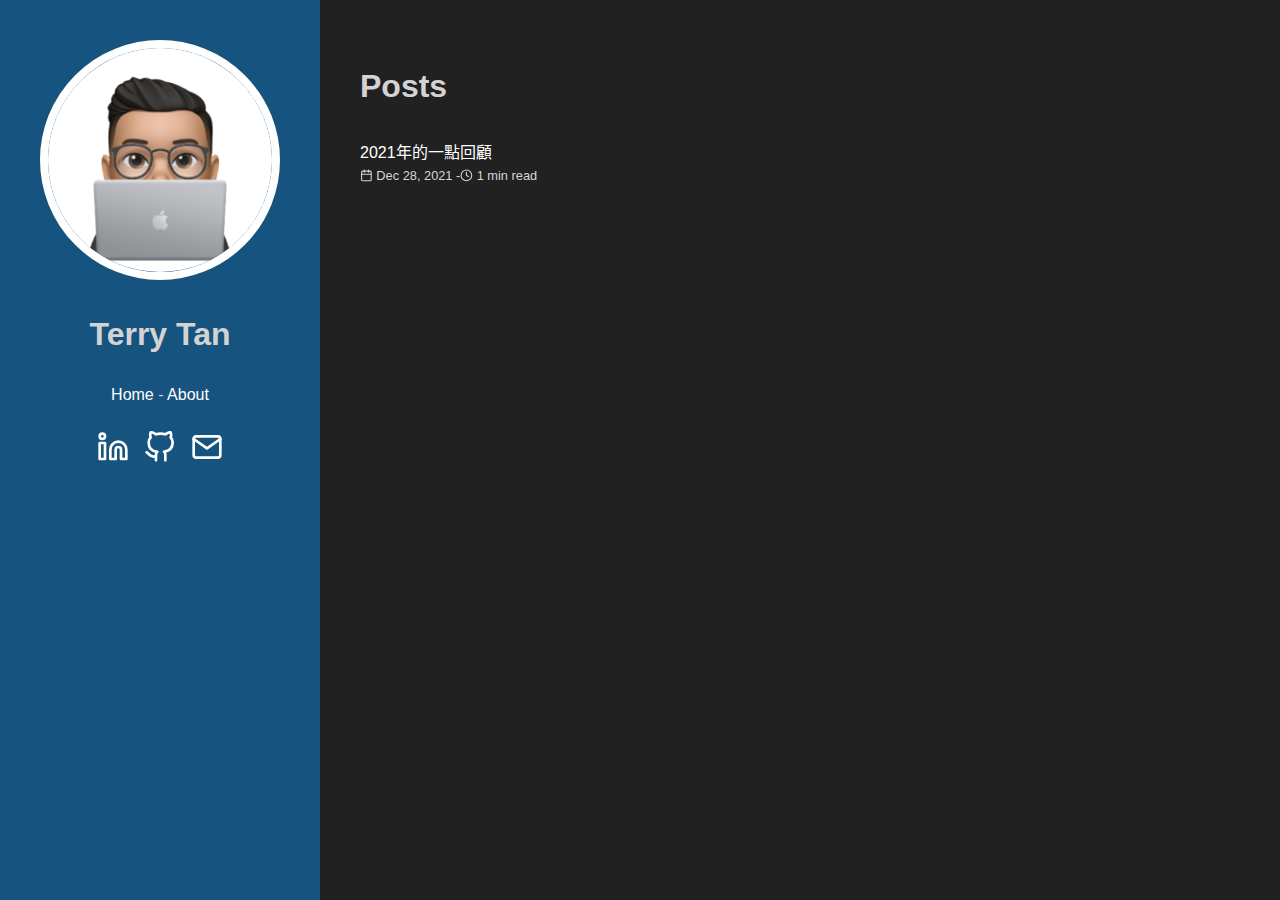
<file: posts/page/1/index.html>
<!doctype html><html><head><title>https://tanterry.github.io/posts/</title><link rel=canonical href=https://tanterry.github.io/posts/><meta name=robots content="noindex"><meta charset=utf-8><meta http-equiv=refresh content="0; url=https://tanterry.github.io/posts/"></head></html>
</file>
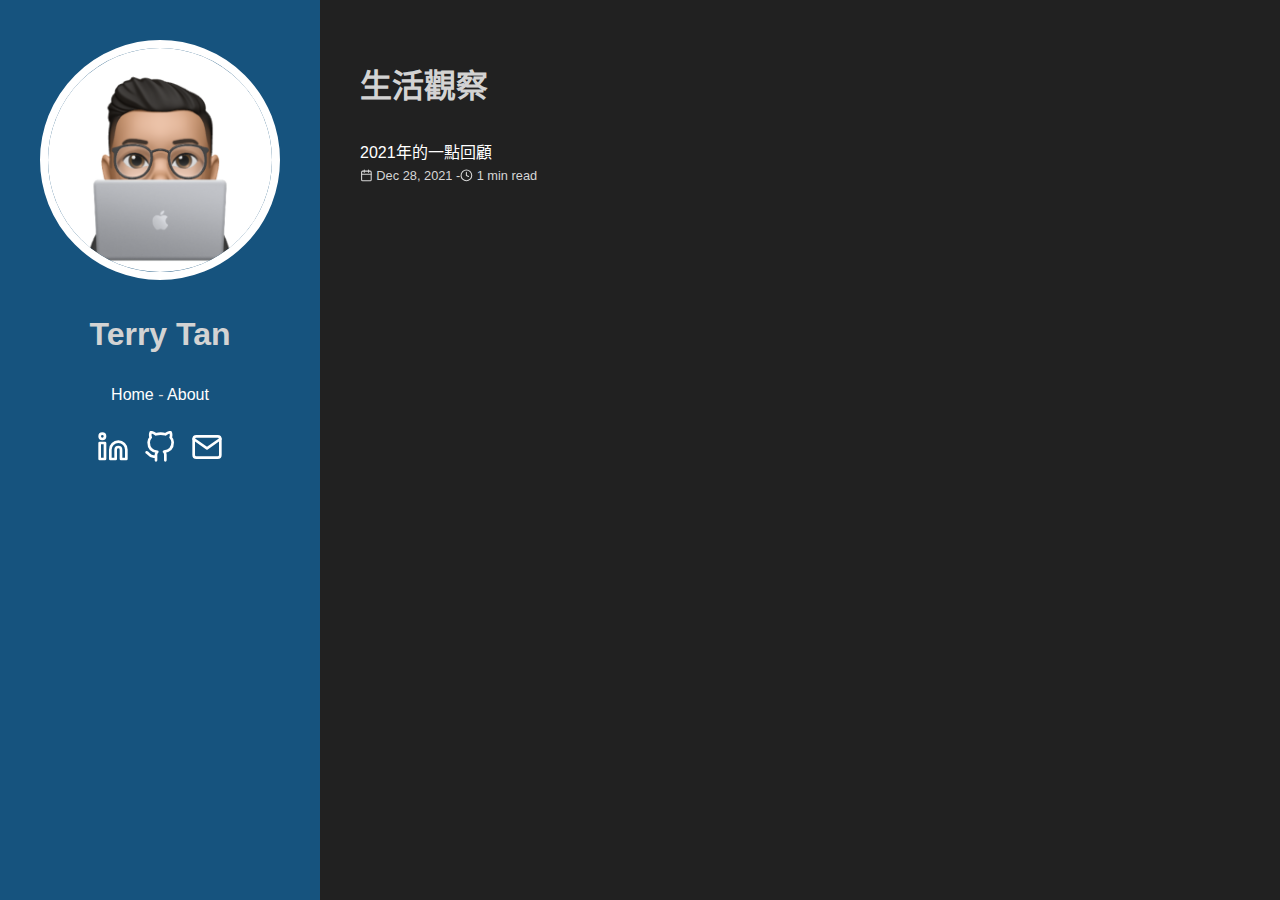
<file: categories/生活觀察/page/1/index.html>
<!doctype html><html><head><title>https://tanterry.github.io/categories/%E7%94%9F%E6%B4%BB%E8%A7%80%E5%AF%9F/</title><link rel=canonical href=https://tanterry.github.io/categories/%E7%94%9F%E6%B4%BB%E8%A7%80%E5%AF%9F/><meta name=robots content="noindex"><meta charset=utf-8><meta http-equiv=refresh content="0; url=https://tanterry.github.io/categories/%E7%94%9F%E6%B4%BB%E8%A7%80%E5%AF%9F/"></head></html>
</file>
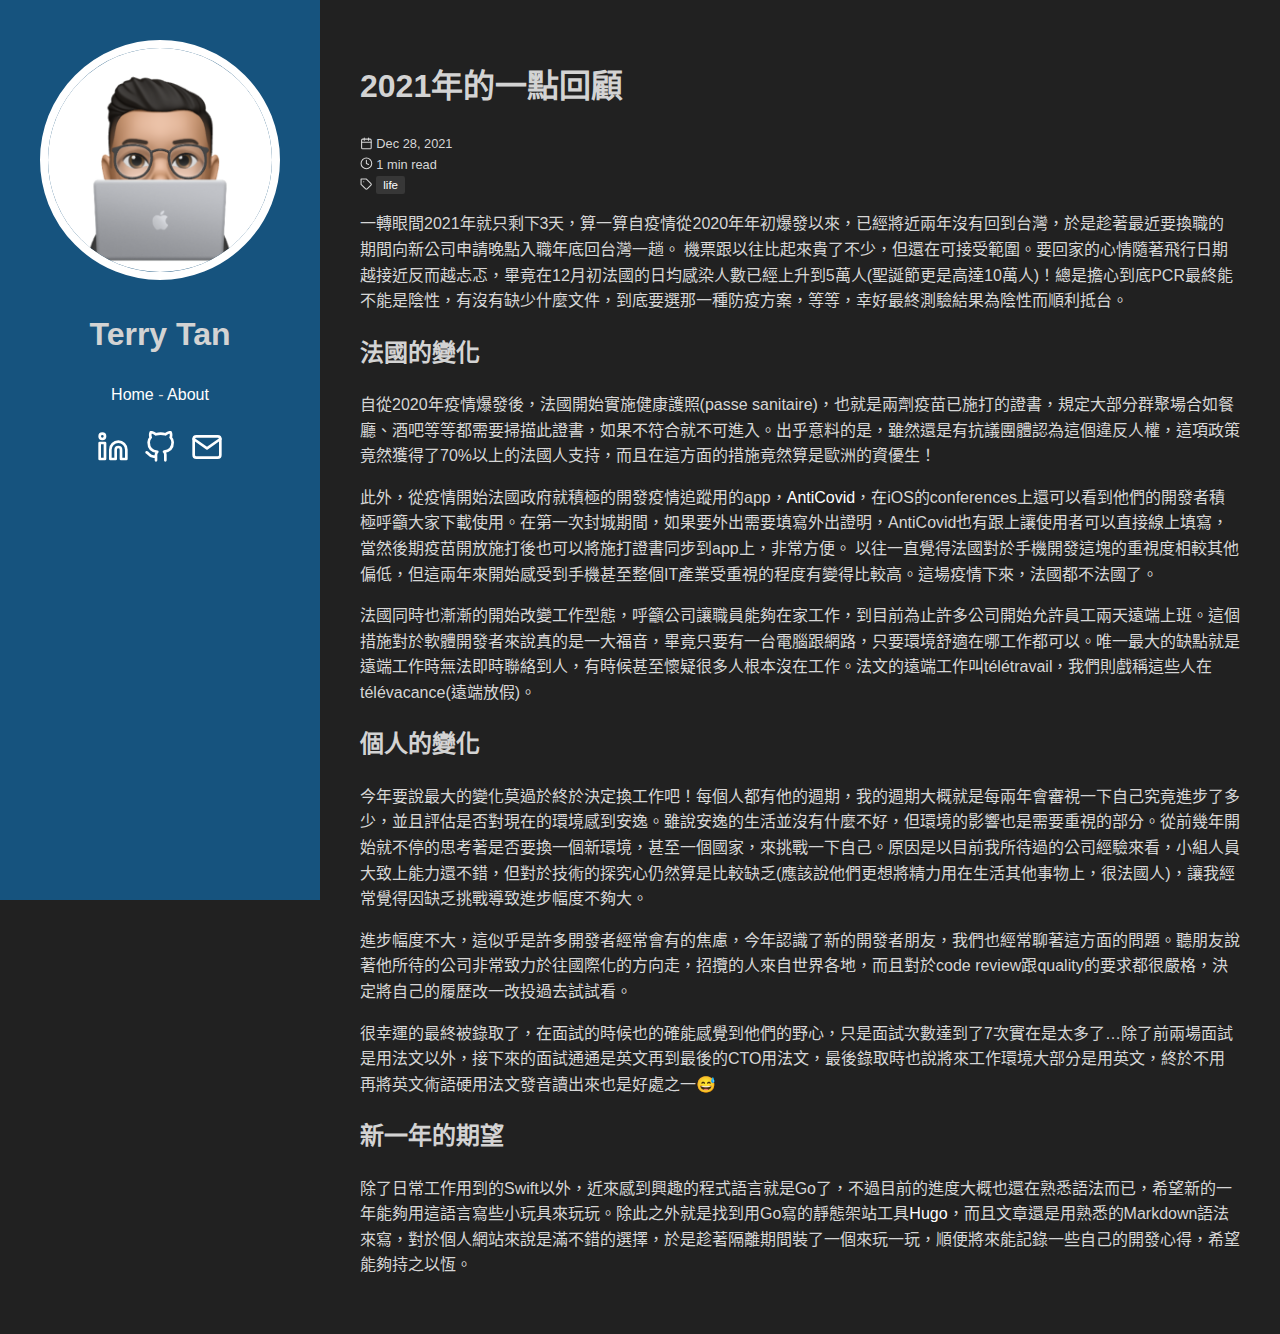
<file: posts/2021/12/2021-conclusion/index.html>
<!doctype html><html lang=zh-tw>
<head>
<title>2021年的一點回顧 // Terry Tan</title>
<link rel="shortcut icon" href=/favicon.ico>
<meta charset=utf-8>
<meta name=generator content="Hugo 0.91.2">
<meta name=viewport content="width=device-width,initial-scale=1">
<meta name=author content="Terry TAN">
<meta name=description content>
<link rel=stylesheet href=https://tanterry.github.io/css/main.min.89565803115dc2bc18e85c705f961a45fde1961778d1e764bce6adf864959dbe.css>
<meta name=twitter:card content="summary">
<meta name=twitter:title content="2021年的一點回顧">
<meta name=twitter:description content="一轉眼間2021年就只剩下3天，算一算自疫情從2020年年初爆發以來，已經將近兩年沒有回到台灣，於是趁著最近要換職的期間向新公司申請晚點入職年底回台灣一趟。 機票跟以往比起來貴了不少，但還在可接受範圍。要回家的心情隨著飛行日期越接近反而越忐忑，畢竟在12月初法國的日均感染人數已經上升到5萬人(聖誕節更是高達10萬人)！總是擔心到底PCR最終能不能是陰性，有沒有缺少什麼文件，到底要選那一種防疫方案，等等，幸好最終測驗結果為陰性而順利抵台。
法國的變化 自從2020年疫情爆發後，法國開始實施健康護照(passe sanitaire)，也就是兩劑疫苗已施打的證書，規定大部分群聚場合如餐廳、酒吧等等都需要掃描此證書，如果不符合就不可進入。出乎意料的是，雖然還是有抗議團體認為這個違反人權，這項政策竟然獲得了70%以上的法國人支持，而且在這方面的措施竟然算是歐洲的資優生！
此外，從疫情開始法國政府就積極的開發疫情追蹤用的app，AntiCovid，在iOS的conferences上還可以看到他們的開發者積極呼籲大家下載使用。在第一次封城期間，如果要外出需要填寫外出證明，AntiCovid也有跟上讓使用者可以直接線上填寫，當然後期疫苗開放施打後也可以將施打證書同步到app上，非常方便。 以往一直覺得法國對於手機開發這塊的重視度相較其他偏低，但這兩年來開始感受到手機甚至整個IT產業受重視的程度有變得比較高。這場疫情下來，法國都不法國了。
法國同時也漸漸的開始改變工作型態，呼籲公司讓職員能夠在家工作，到目前為止許多公司開始允許員工兩天遠端上班。這個措施對於軟體開發者來說真的是一大福音，畢竟只要有一台電腦跟網路，只要環境舒適在哪工作都可以。唯一最大的缺點就是遠端工作時無法即時聯絡到人，有時候甚至懷疑很多人根本沒在工作。法文的遠端工作叫télétravail，我們則戲稱這些人在télévacance(遠端放假)。
個人的變化 今年要說最大的變化莫過於終於決定換工作吧！每個人都有他的週期，我的週期大概就是每兩年會審視一下自己究竟進步了多少，並且評估是否對現在的環境感到安逸。雖說安逸的生活並沒有什麼不好，但環境的影響也是需要重視的部分。從前幾年開始就不停的思考著是否要換一個新環境，甚至一個國家，來挑戰一下自己。原因是以目前我所待過的公司經驗來看，小組人員大致上能力還不錯，但對於技術的探究心仍然算是比較缺乏(應該說他們更想將精力用在生活其他事物上，很法國人)，讓我經常覺得因缺乏挑戰導致進步幅度不夠大。">
<meta property="og:title" content="2021年的一點回顧">
<meta property="og:description" content="一轉眼間2021年就只剩下3天，算一算自疫情從2020年年初爆發以來，已經將近兩年沒有回到台灣，於是趁著最近要換職的期間向新公司申請晚點入職年底回台灣一趟。 機票跟以往比起來貴了不少，但還在可接受範圍。要回家的心情隨著飛行日期越接近反而越忐忑，畢竟在12月初法國的日均感染人數已經上升到5萬人(聖誕節更是高達10萬人)！總是擔心到底PCR最終能不能是陰性，有沒有缺少什麼文件，到底要選那一種防疫方案，等等，幸好最終測驗結果為陰性而順利抵台。
法國的變化 自從2020年疫情爆發後，法國開始實施健康護照(passe sanitaire)，也就是兩劑疫苗已施打的證書，規定大部分群聚場合如餐廳、酒吧等等都需要掃描此證書，如果不符合就不可進入。出乎意料的是，雖然還是有抗議團體認為這個違反人權，這項政策竟然獲得了70%以上的法國人支持，而且在這方面的措施竟然算是歐洲的資優生！
此外，從疫情開始法國政府就積極的開發疫情追蹤用的app，AntiCovid，在iOS的conferences上還可以看到他們的開發者積極呼籲大家下載使用。在第一次封城期間，如果要外出需要填寫外出證明，AntiCovid也有跟上讓使用者可以直接線上填寫，當然後期疫苗開放施打後也可以將施打證書同步到app上，非常方便。 以往一直覺得法國對於手機開發這塊的重視度相較其他偏低，但這兩年來開始感受到手機甚至整個IT產業受重視的程度有變得比較高。這場疫情下來，法國都不法國了。
法國同時也漸漸的開始改變工作型態，呼籲公司讓職員能夠在家工作，到目前為止許多公司開始允許員工兩天遠端上班。這個措施對於軟體開發者來說真的是一大福音，畢竟只要有一台電腦跟網路，只要環境舒適在哪工作都可以。唯一最大的缺點就是遠端工作時無法即時聯絡到人，有時候甚至懷疑很多人根本沒在工作。法文的遠端工作叫télétravail，我們則戲稱這些人在télévacance(遠端放假)。
個人的變化 今年要說最大的變化莫過於終於決定換工作吧！每個人都有他的週期，我的週期大概就是每兩年會審視一下自己究竟進步了多少，並且評估是否對現在的環境感到安逸。雖說安逸的生活並沒有什麼不好，但環境的影響也是需要重視的部分。從前幾年開始就不停的思考著是否要換一個新環境，甚至一個國家，來挑戰一下自己。原因是以目前我所待過的公司經驗來看，小組人員大致上能力還不錯，但對於技術的探究心仍然算是比較缺乏(應該說他們更想將精力用在生活其他事物上，很法國人)，讓我經常覺得因缺乏挑戰導致進步幅度不夠大。">
<meta property="og:type" content="article">
<meta property="og:url" content="https://tanterry.github.io/posts/2021/12/2021-conclusion/"><meta property="article:section" content="posts">
<meta property="article:published_time" content="2021-12-28T16:26:45+08:00">
<meta property="article:modified_time" content="2021-12-28T16:26:45+08:00">
</head>
<body>
<header class=app-header>
<a href=https://tanterry.github.io><img class=app-header-avatar src=/images/profile-memoji.png alt="Terry TAN"></a>
<h1>Terry Tan</h1>
<nav class=app-header-menu>
<a class=app-header-menu-item href=/>Home</a>
-
<a class=app-header-menu-item href=/about/>About</a>
</nav>
<p> </p>
<div class=app-header-social>
<a href=https://www.linkedin.com/in/tanchingwenterry target=_blank rel="noreferrer noopener"><svg xmlns="http://www.w3.org/2000/svg" width="24" height="24" viewBox="0 0 24 24" fill="none" stroke="currentcolor" stroke-width="2" stroke-linecap="round" stroke-linejoin="round" class="icon icon-linkedin"><title>linkedin</title><path d="M16 8a6 6 0 016 6v7h-4v-7a2 2 0 00-2-2 2 2 0 00-2 2v7h-4v-7a6 6 0 016-6z"/><rect x="2" y="9" width="4" height="12"/><circle cx="4" cy="4" r="2"/></svg>
</a>
<a href=https://github.com/tanterry target=_blank rel="noreferrer noopener"><svg xmlns="http://www.w3.org/2000/svg" width="24" height="24" viewBox="0 0 24 24" fill="none" stroke="currentcolor" stroke-width="2" stroke-linecap="round" stroke-linejoin="round" class="icon icon-github"><title>github</title><path d="M9 19c-5 1.5-5-2.5-7-3m14 6v-3.87a3.37 3.37.0 00-.94-2.61c3.14-.35 6.44-1.54 6.44-7A5.44 5.44.0 0020 4.77 5.07 5.07.0 0019.91 1S18.73.65 16 2.48a13.38 13.38.0 00-7 0C6.27.65 5.09 1 5.09 1A5.07 5.07.0 005 4.77 5.44 5.44.0 003.5 8.55c0 5.42 3.3 6.61 6.44 7A3.37 3.37.0 009 18.13V22"/></svg>
</a>
<a href=mailto:tanterrydev@gmail.com target=_blank rel="noreferrer noopener"><svg xmlns="http://www.w3.org/2000/svg" width="24" height="24" viewBox="0 0 24 24" fill="none" stroke="currentcolor" stroke-width="2" stroke-linecap="round" stroke-linejoin="round" class="icon icon-mail"><title>mail</title><path d="M4 4h16c1.1.0 2 .9 2 2v12c0 1.1-.9 2-2 2H4c-1.1.0-2-.9-2-2V6c0-1.1.9-2 2-2z"/><polyline points="22,6 12,13 2,6"/></svg>
</a>
</div>
</header>
<main class=app-container>
<article class=post>
<header class=post-header>
<h1 class=post-title>2021年的一點回顧</h1>
<div class=post-meta>
<div><svg xmlns="http://www.w3.org/2000/svg" width="24" height="24" viewBox="0 0 24 24" fill="none" stroke="currentcolor" stroke-width="2" stroke-linecap="round" stroke-linejoin="round" class="icon icon-calendar"><title>calendar</title><rect x="3" y="4" width="18" height="18" rx="2" ry="2"/><line x1="16" y1="2" x2="16" y2="6"/><line x1="8" y1="2" x2="8" y2="6"/><line x1="3" y1="10" x2="21" y2="10"/></svg>
Dec 28, 2021
</div>
<div><svg xmlns="http://www.w3.org/2000/svg" width="24" height="24" viewBox="0 0 24 24" fill="none" stroke="currentcolor" stroke-width="2" stroke-linecap="round" stroke-linejoin="round" class="icon icon-clock"><title>clock</title><circle cx="12" cy="12" r="10"/><polyline points="12 6 12 12 16 14"/></svg>
1 min read
</div>
<div><svg xmlns="http://www.w3.org/2000/svg" width="24" height="24" viewBox="0 0 24 24" fill="none" stroke="currentcolor" stroke-width="2" stroke-linecap="round" stroke-linejoin="round" class="icon icon-tag"><title>tag</title><path d="M20.59 13.41l-7.17 7.17a2 2 0 01-2.83.0L2 12V2h10l8.59 8.59a2 2 0 010 2.82z"/><line x1="7" y1="7" x2="7.01" y2="7"/></svg>
<a class=tag href=https://tanterry.github.io/tags/life/>life</a>
</div>
</div>
</header>
<div class=post-content>
<p>一轉眼間2021年就只剩下3天，算一算自疫情從2020年年初爆發以來，已經將近兩年沒有回到台灣，於是趁著最近要換職的期間向新公司申請晚點入職年底回台灣一趟。
機票跟以往比起來貴了不少，但還在可接受範圍。要回家的心情隨著飛行日期越接近反而越忐忑，畢竟在12月初法國的日均感染人數已經上升到5萬人(聖誕節更是高達10萬人)！總是擔心到底PCR最終能不能是陰性，有沒有缺少什麼文件，到底要選那一種防疫方案，等等，幸好最終測驗結果為陰性而順利抵台。</p>
<h2 id=法國的變化>法國的變化</h2>
<p>自從2020年疫情爆發後，法國開始實施健康護照(passe sanitaire)，也就是兩劑疫苗已施打的證書，規定大部分群聚場合如餐廳、酒吧等等都需要掃描此證書，如果不符合就不可進入。出乎意料的是，雖然還是有抗議團體認為這個違反人權，這項政策竟然獲得了70%以上的法國人支持，而且在這方面的措施竟然算是歐洲的資優生！</p>
<p>此外，從疫情開始法國政府就積極的開發疫情追蹤用的app，<a href=https://bonjour.tousanticovid.gouv.fr>AntiCovid</a>，在iOS的conferences上還可以看到他們的開發者積極呼籲大家下載使用。在第一次封城期間，如果要外出需要填寫外出證明，AntiCovid也有跟上讓使用者可以直接線上填寫，當然後期疫苗開放施打後也可以將施打證書同步到app上，非常方便。
以往一直覺得法國對於手機開發這塊的重視度相較其他偏低，但這兩年來開始感受到手機甚至整個IT產業受重視的程度有變得比較高。這場疫情下來，法國都不法國了。</p>
<p>法國同時也漸漸的開始改變工作型態，呼籲公司讓職員能夠在家工作，到目前為止許多公司開始允許員工兩天遠端上班。這個措施對於軟體開發者來說真的是一大福音，畢竟只要有一台電腦跟網路，只要環境舒適在哪工作都可以。唯一最大的缺點就是遠端工作時無法即時聯絡到人，有時候甚至懷疑很多人根本沒在工作。法文的遠端工作叫télétravail，我們則戲稱這些人在télévacance(遠端放假)。</p>
<h2 id=個人的變化>個人的變化</h2>
<p>今年要說最大的變化莫過於終於決定換工作吧！每個人都有他的週期，我的週期大概就是每兩年會審視一下自己究竟進步了多少，並且評估是否對現在的環境感到安逸。雖說安逸的生活並沒有什麼不好，但環境的影響也是需要重視的部分。從前幾年開始就不停的思考著是否要換一個新環境，甚至一個國家，來挑戰一下自己。原因是以目前我所待過的公司經驗來看，小組人員大致上能力還不錯，但對於技術的探究心仍然算是比較缺乏(應該說他們更想將精力用在生活其他事物上，很法國人)，讓我經常覺得因缺乏挑戰導致進步幅度不夠大。</p>
<p>進步幅度不大，這似乎是許多開發者經常會有的焦慮，今年認識了新的開發者朋友，我們也經常聊著這方面的問題。聽朋友說著他所待的公司非常致力於往國際化的方向走，招攬的人來自世界各地，而且對於code review跟quality的要求都很嚴格，決定將自己的履歷改一改投過去試試看。</p>
<p>很幸運的最終被錄取了，在面試的時候也的確能感覺到他們的野心，只是面試次數達到了7次實在是太多了&mldr;除了前兩場面試是用法文以外，接下來的面試通通是英文再到最後的CTO用法文，最後錄取時也說將來工作環境大部分是用英文，終於不用再將英文術語硬用法文發音讀出來也是好處之一😅</p>
<h2 id=新一年的期望>新一年的期望</h2>
<p>除了日常工作用到的Swift以外，近來感到興趣的程式語言就是Go了，不過目前的進度大概也還在熟悉語法而已，希望新的一年能夠用這語言寫些小玩具來玩玩。除此之外就是找到用Go寫的靜態架站工具<a href=https://gohugo.io>Hugo</a>，而且文章還是用熟悉的Markdown語法來寫，對於個人網站來說是滿不錯的選擇，於是趁著隔離期間裝了一個來玩一玩，順便將來能記錄一些自己的開發心得，希望能夠持之以恆。</p>
</div>
<div class=post-footer>
</div>
</article>
</main>
</body>
</html>
</file>
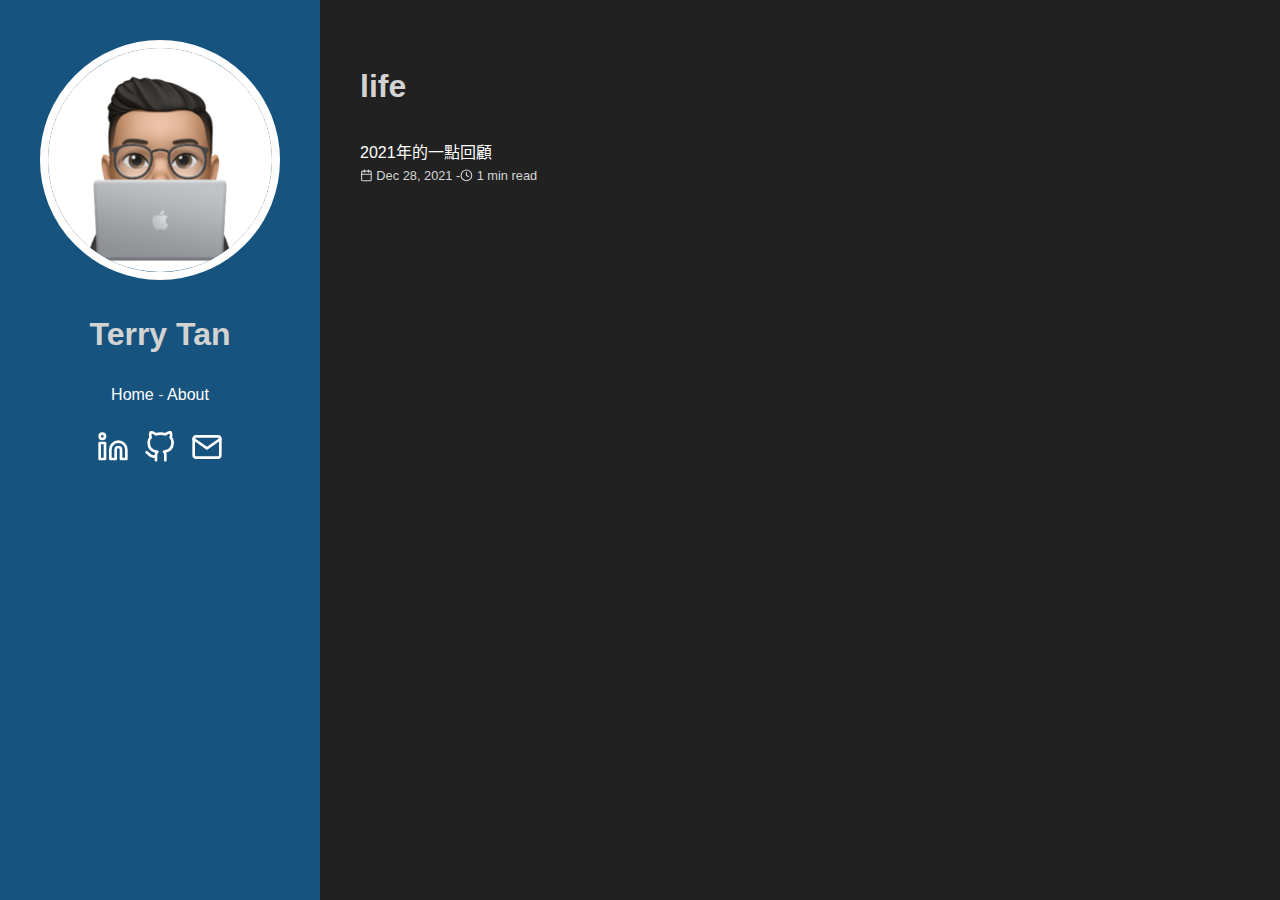
<file: tags/life/page/1/index.html>
<!doctype html><html><head><title>https://tanterry.github.io/tags/life/</title><link rel=canonical href=https://tanterry.github.io/tags/life/><meta name=robots content="noindex"><meta charset=utf-8><meta http-equiv=refresh content="0; url=https://tanterry.github.io/tags/life/"></head></html>
</file>
